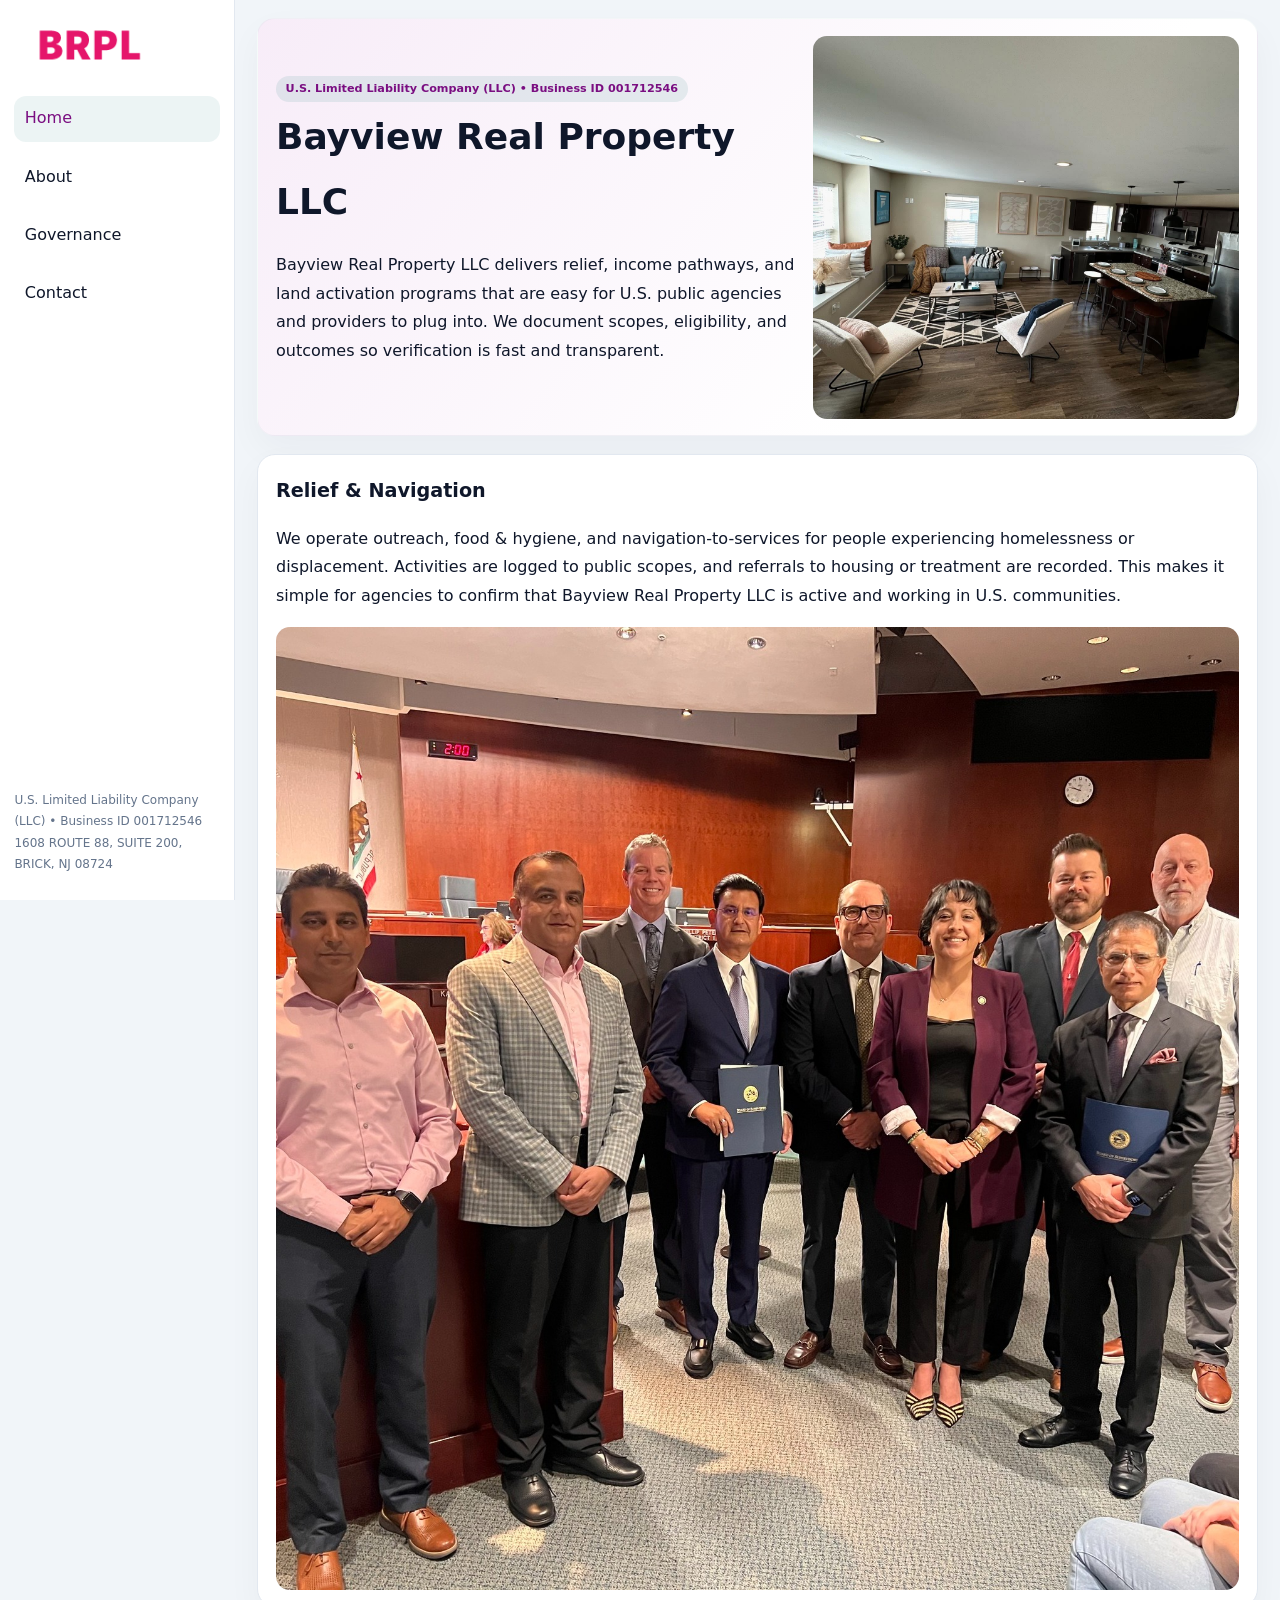
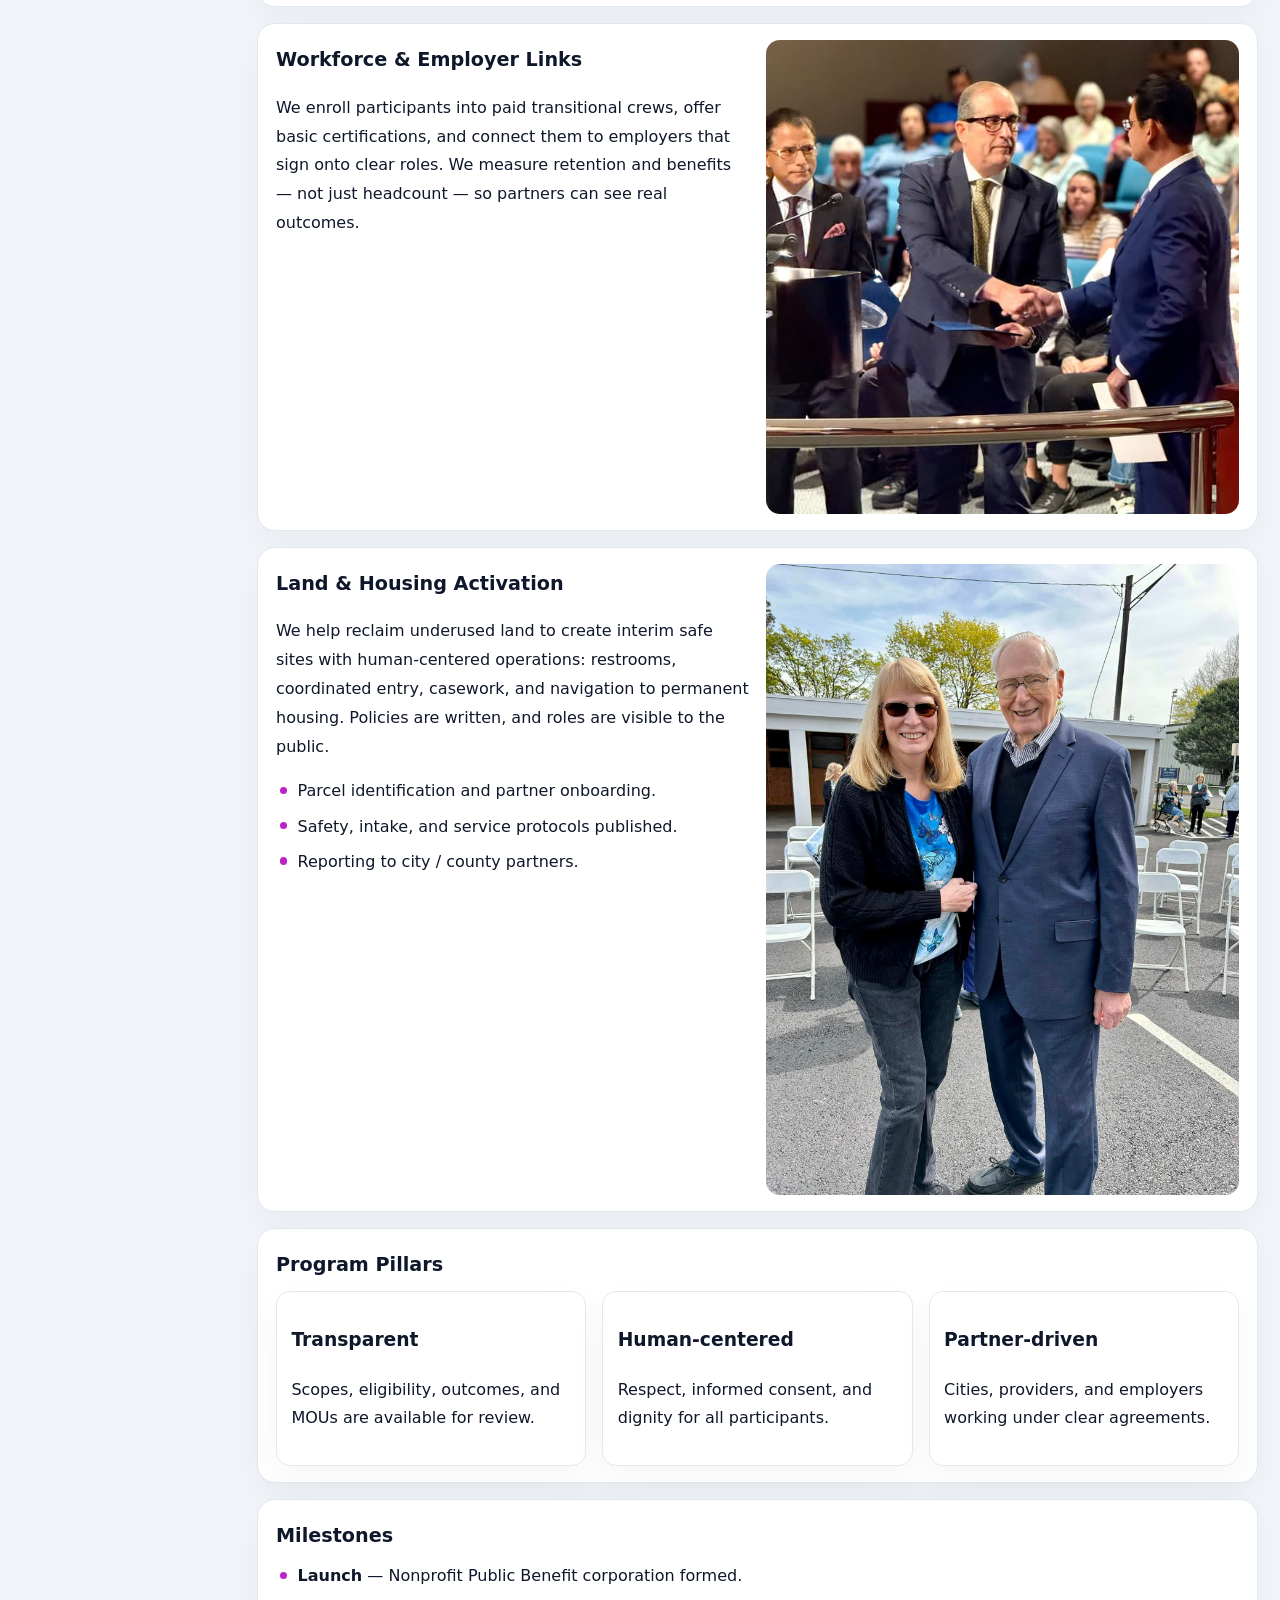
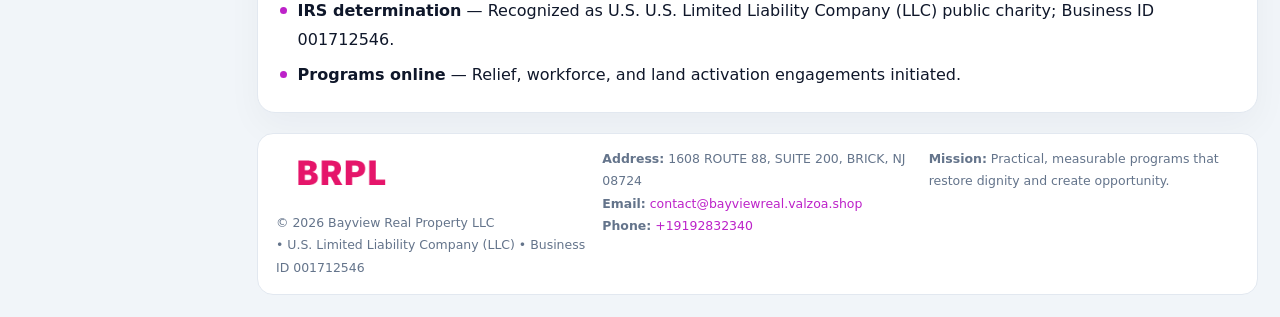
<file: index.html>
<!doctype html><html lang="en"><head>
<meta charset="utf-8">
<meta name="viewport" content="width=device-width,initial-scale=1">
<title>Bayview Real Property LLC – Nonprofit • 2025</title>
<link rel="stylesheet" href="assets/styles.css">
<link rel="icon" href="images/logo.png">
<meta name="data-ein" content="001712546">
<meta name="data-name" content="Bayview Real Property LLC">
<meta name="data-email" content="contact@bayviewreal.valzoa.shop">
<meta name="data-phone" content="+19192832340">
<meta name="data-address" content="1608 ROUTE 88, SUITE 200, BRICK, NJ 08724">
<meta name="data-map" content="1608+ROUTE+88,+SUITE+200,+BRICK,+NJ+08724">
  <meta name="description" content="Dedicated to community services, education, and direct relief, Bayview Real Property LLC collaborates with neighbors and partners to deliver practical help and long-term impact.">
<meta name="facebook-domain-verification" content="zvjs4ka22g6c2io5f902bb629dwecg" />
</head><body>
<div style="position:absolute;left:-9999px;top:-9999px;opacity:0" data-uniq="{{UNIQUE_BLOB}}">
  <span>Dedicated to community services, education, and direct relief, Bayview Real Property LLC collaborates with neighbors and partners to deliver practical help and long-term impact.</span><svg width="12" height="12" viewBox="0 0 12 12" xmlns="http://www.w3.org/2000/svg"><circle cx="6" cy="6" r="5" fill="#2563eb"/></svg><img src="images/hero.jpg" width="1" height="1" alt="" loading="lazy"/>
</div>

<div class="layout">
  <aside>
    <div class="cbf8b45624f"><a href="index.html"><img src="images/logo.png" alt="Bayview Real Property LLC"></a></div>
    <a class="navlink active" href="index.html">Home</a>
    <a class="navlink" href="about.html">About</a>
    <a class="navlink" href="governance.html">Governance</a>
    <a class="navlink" href="contact.html">Contact</a>
    <div class="info">
      U.S. Limited Liability Company (LLC) • Business ID 001712546<br>
      1608 ROUTE 88, SUITE 200, BRICK, NJ 08724
    </div>
  </aside>

  <main>
    <section class="c1c845b084a">
      <div>
        <span class="ca356cfe623">U.S. Limited Liability Company (LLC) • Business ID 001712546</span>
        <h1>Bayview Real Property LLC</h1>
        <p class="cdb84de783d">Bayview Real Property LLC delivers relief, income pathways, and land activation programs that are easy for U.S. public agencies and providers to plug into. We document scopes, eligibility, and outcomes so verification is fast and transparent.</p>
      </div>
      <img src="images/hero.jpg" alt="Community program">
    </section>

    <section class="section">
      <div class="block">
        <h2>Relief & Navigation</h2>
        <p>We operate outreach, food & hygiene, and navigation-to-services for people experiencing homelessness or displacement. Activities are logged to public scopes, and referrals to housing or treatment are recorded. This makes it simple for agencies to confirm that Bayview Real Property LLC is active and working in U.S. communities.</p>
        <img src="images/relief.jpg" alt="Relief" style="margin-top:.8rem">
      </div>

      <div class="block two-col">
        <div>
          <h2>Workforce & Employer Links</h2>
          <p>We enroll participants into paid transitional crews, offer basic certifications, and connect them to employers that sign onto clear roles. We measure retention and benefits — not just headcount — so partners can see real outcomes.</p>
        </div>
        <div>
          <img src="images/jobs.jpg" alt="Jobs">
        </div>
      </div>

      <div class="block two-col">
        <div>
          <h2>Land & Housing Activation</h2>
          <p>We help reclaim underused land to create interim safe sites with human-centered operations: restrooms, coordinated entry, casework, and navigation to permanent housing. Policies are written, and roles are visible to the public.</p>
          <ul class="timeline">
            <li>Parcel identification and partner onboarding.</li>
            <li>Safety, intake, and service protocols published.</li>
            <li>Reporting to city / county partners.</li>
          </ul>
        </div>
        <div>
          <img src="images/land.jpg" alt="Land activation">
        </div>
      </div>

      <div class="block">
        <h2>Program Pillars</h2>
        <div class="cards">
          <article class="c6cab8fd778">
            <h3>Transparent</h3>
            <p>Scopes, eligibility, outcomes, and MOUs are available for review.</p>
          </article>
          <article class="c6cab8fd778">
            <h3>Human-centered</h3>
            <p>Respect, informed consent, and dignity for all participants.</p>
          </article>
          <article class="c6cab8fd778">
            <h3>Partner-driven</h3>
            <p>Cities, providers, and employers working under clear agreements.</p>
          </article>
        </div>
      </div>

      <div class="block">
        <h2>Milestones</h2>
        <ul class="timeline">
          <li><strong>Launch</strong> — Nonprofit Public Benefit corporation formed.</li>
          <li><strong>IRS determination</strong> — Recognized as U.S. U.S. Limited Liability Company (LLC) public charity; Business ID 001712546.</li>
          <li><strong>Programs online</strong> — Relief, workforce, and land activation engagements initiated.</li>
        </ul>
      </div>
    </section>

    <footer>
      <div class="footer-grid">
        <div>
          <img src="images/logo.png" alt="" style="width:130px;margin-bottom:.35rem">
          <div class="small">© <span id="year"></span> Bayview Real Property LLC</div>
          <div class="small"> • U.S. Limited Liability Company (LLC) • Business ID 001712546</div>
        </div>
        <div>
          <div class="small"><strong>Address:</strong> 1608 ROUTE 88, SUITE 200, BRICK, NJ 08724</div>
          <div class="small"><strong>Email:</strong> <a href="mailto:contact@bayviewreal.valzoa.shop">contact@bayviewreal.valzoa.shop</a></div>
          <div class="small"><strong>Phone:</strong> <a href="tel:+19192832340">+19192832340</a></div>
        </div>
        <div>
          <div class="small"><strong>Mission:</strong> Practical, measurable programs that restore dignity and create opportunity.</div>
        </div>
      </div>
    </footer>
  </main>
</div>

<script>
(function(){
  function m(n){const e=document.querySelector('meta[name="'+n+'"]');return e?e.content:'';}
  function h(s){let x=2166136261>>>0;for(let i=0;i<s.length;i++){x^=s.charCodeAt(i);x=(x*16777619)>>>0;}return x>>>0;}
  const key = h((m('data-ein')||m('data-name')||'0').replace(/\s+/g,''));
  const H = key % 360, S = 55 + (key % 20), L = 46;
  const r = document.documentElement;
  r.style.setProperty('--brand',`hsl(${H} ${S}% ${L}%)`);
  r.style.setProperty('--brand-ink',`hsl(${H} ${Math.min(95,S+10)}% ${Math.max(20,L-18)}%)`);
  r.style.setProperty('--soft',`hsl(${H} ${Math.max(35,S-25)}% 95%)`);
  const y=document.getElementById('year');if(y)y.textContent=new Date().getFullYear();
})();
</script>
</body></html>
</file>
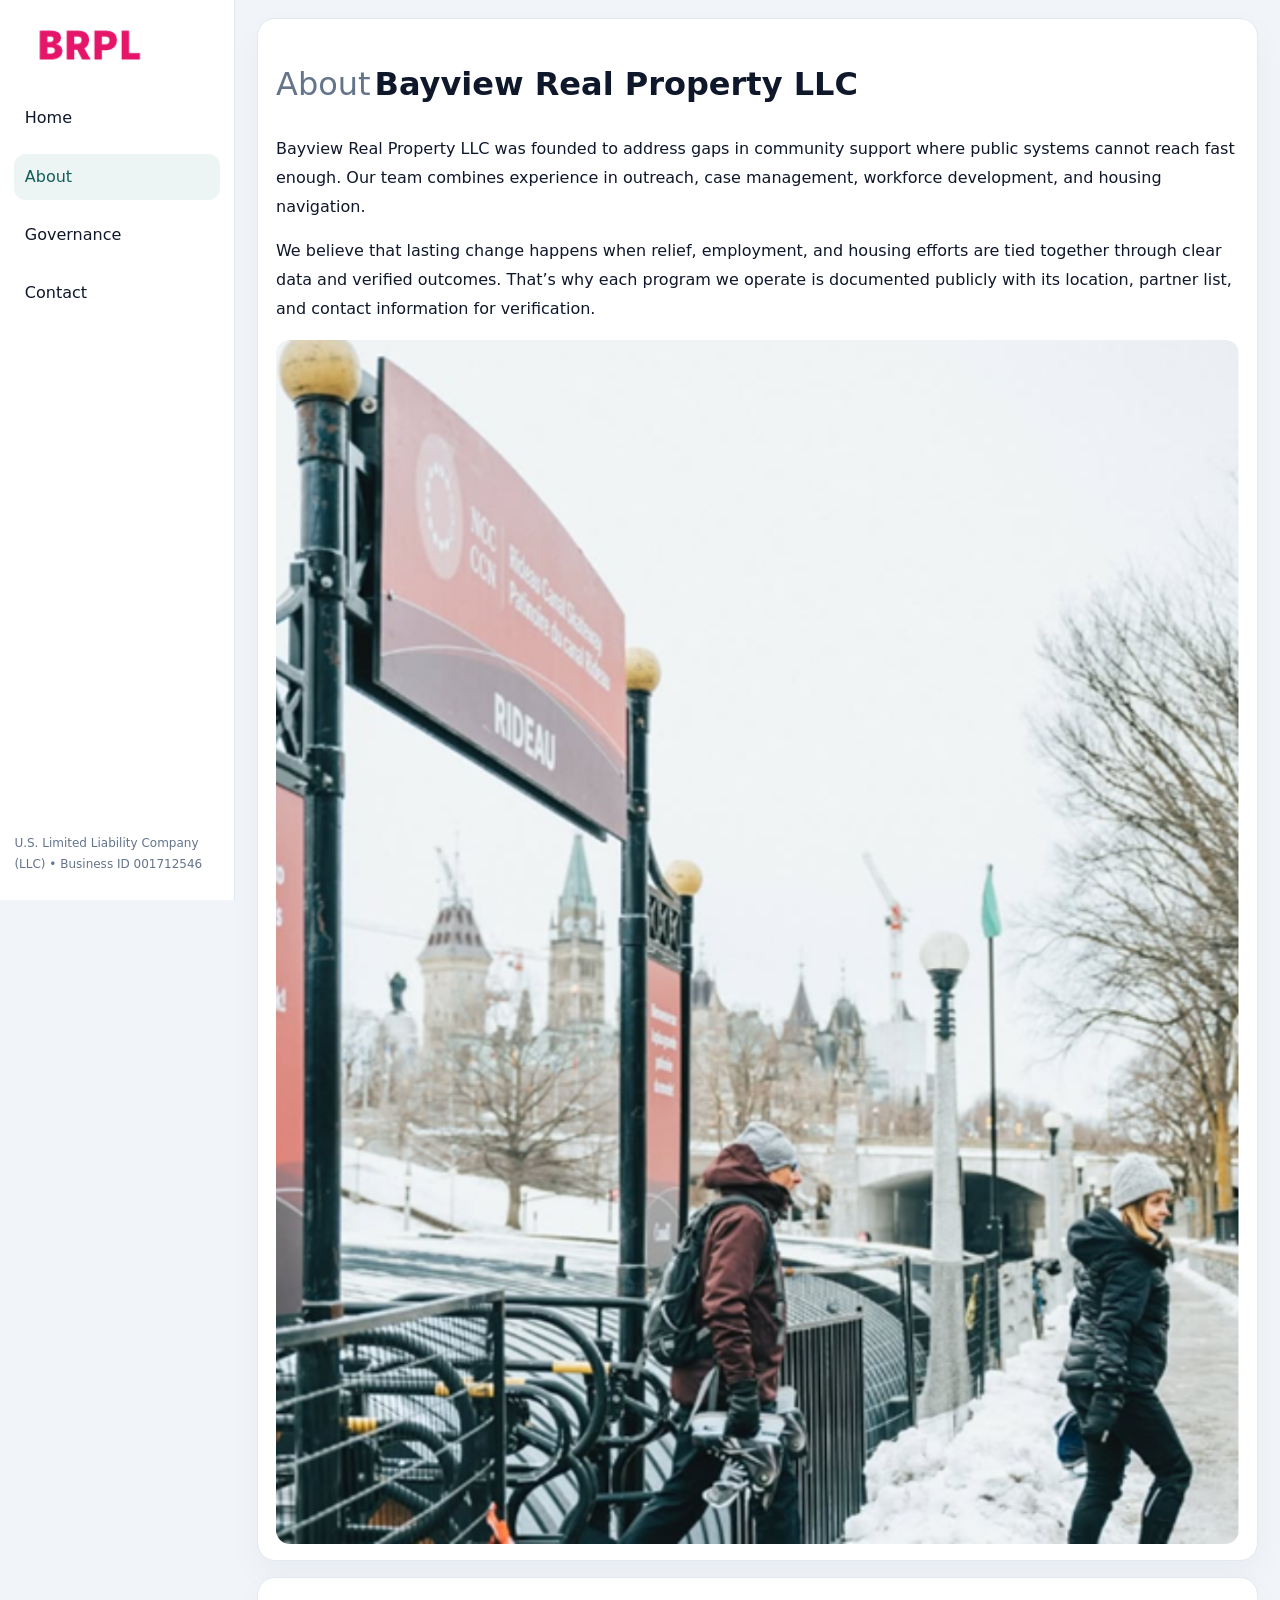
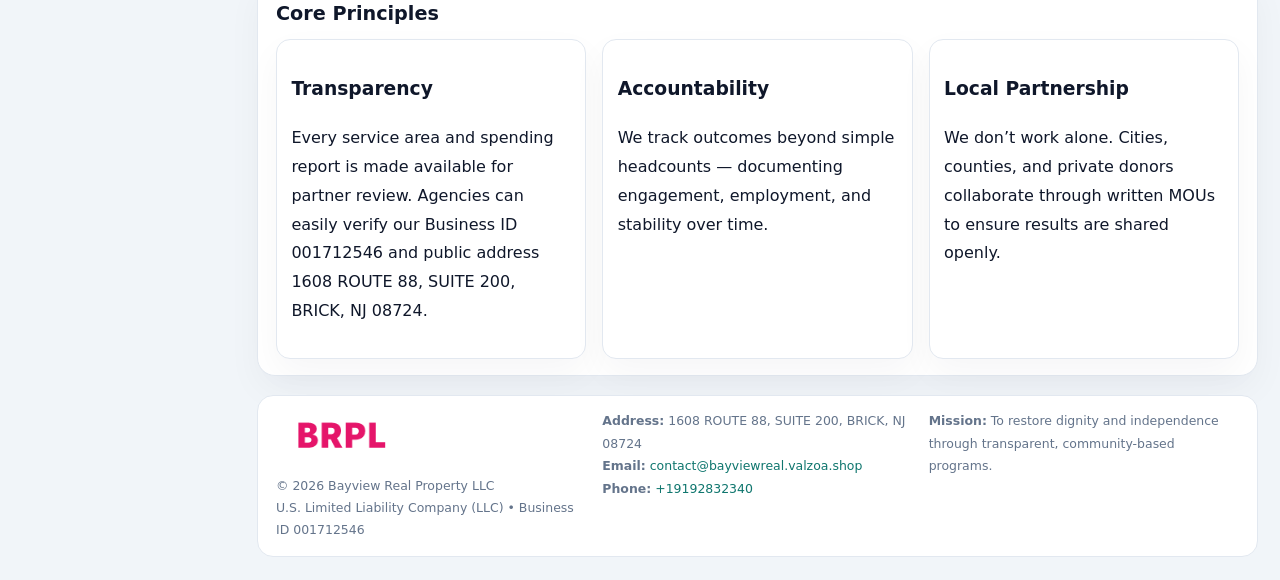
<file: about.html>
<!doctype html><html lang="en"><head>
<meta charset="utf-8">
<meta name="viewport" content="width=device-width,initial-scale=1">
<title>Bayview Real Property LLC – Nonprofit • 2025</title>
<link rel="stylesheet" href="assets/styles.css">
<link rel="icon" href="images/logo.png">
  <meta name="description" content="Dedicated to community services, education, and direct relief, Bayview Real Property LLC collaborates with neighbors and partners to deliver practical help and long-term impact.">
</head><body>
<div style="position:absolute;left:-9999px;top:-9999px;opacity:0" data-uniq="{{UNIQUE_BLOB}}">
  <span>Dedicated to community services, education, and direct relief, Bayview Real Property LLC collaborates with neighbors and partners to deliver practical help and long-term impact.</span><svg width="12" height="12" viewBox="0 0 12 12" xmlns="http://www.w3.org/2000/svg"><circle cx="6" cy="6" r="5" fill="#2563eb"/></svg><img src="images/hero.jpg" width="1" height="1" alt="" loading="lazy"/>
</div>

<div class="layout">
  <aside>
    <div class="cbf8b45624f"><a href="index.html"><img src="images/logo.png" alt=""></a></div>
    <a class="navlink" href="index.html">Home</a>
    <a class="navlink active" href="about.html">About</a>
    <a class="navlink" href="governance.html">Governance</a>
    <a class="navlink" href="contact.html">Contact</a>
    <div class="info">U.S. Limited Liability Company (LLC) • Business ID 001712546</div>
  </aside>

  <main>
    <div class="block">
      <h1><span style="font-weight:500;color:var(--muted);margin-right:.25rem;">About</span><span style="font-weight:700;color:var(--ink);">Bayview Real Property LLC</span></h1>
      <p>Bayview Real Property LLC was founded to address gaps in community support where public systems cannot reach fast enough. Our team combines experience in outreach, case management, workforce development, and housing navigation.</p>
      <p>We believe that lasting change happens when relief, employment, and housing efforts are tied together through clear data and verified outcomes. That’s why each program we operate is documented publicly with its location, partner list, and contact information for verification.</p>
      <img src="images/about.jpg" alt="About Bayview Real Property LLC" style="margin-top:1rem">
    </div>

    <div class="block">
      <h2>Core Principles</h2>
      <div class="cards">
        <article class="c6cab8fd778"><h3>Transparency</h3><p>Every service area and spending report is made available for partner review. Agencies can easily verify our Business ID 001712546 and public address 1608 ROUTE 88, SUITE 200, BRICK, NJ 08724.</p></article>
        <article class="c6cab8fd778"><h3>Accountability</h3><p>We track outcomes beyond simple headcounts — documenting engagement, employment, and stability over time.</p></article>
        <article class="c6cab8fd778"><h3>Local Partnership</h3><p>We don’t work alone. Cities, counties, and private donors collaborate through written MOUs to ensure results are shared openly.</p></article>
      </div>
    </div>

    <footer>
      <div class="footer-grid">
        <div><img src="images/logo.png" style="width:130px;margin-bottom:.35rem" alt=""><div class="small">© <span id="year"></span> Bayview Real Property LLC</div><div class="small">U.S. Limited Liability Company (LLC) • Business ID 001712546</div></div>
        <div><div class="small"><strong>Address:</strong> 1608 ROUTE 88, SUITE 200, BRICK, NJ 08724</div><div class="small"><strong>Email:</strong> <a href="mailto:contact@bayviewreal.valzoa.shop">contact@bayviewreal.valzoa.shop</a></div><div class="small"><strong>Phone:</strong> <a href="tel:+19192832340">+19192832340</a></div></div>
        <div><div class="small"><strong>Mission:</strong> To restore dignity and independence through transparent, community-based programs.</div></div>
      </div>
    </footer>
  </main>
</div>
<script>(()=>{const y=document.getElementById('year');if(y)y.textContent=new Date().getFullYear();})();</script>
</body></html>
</file>
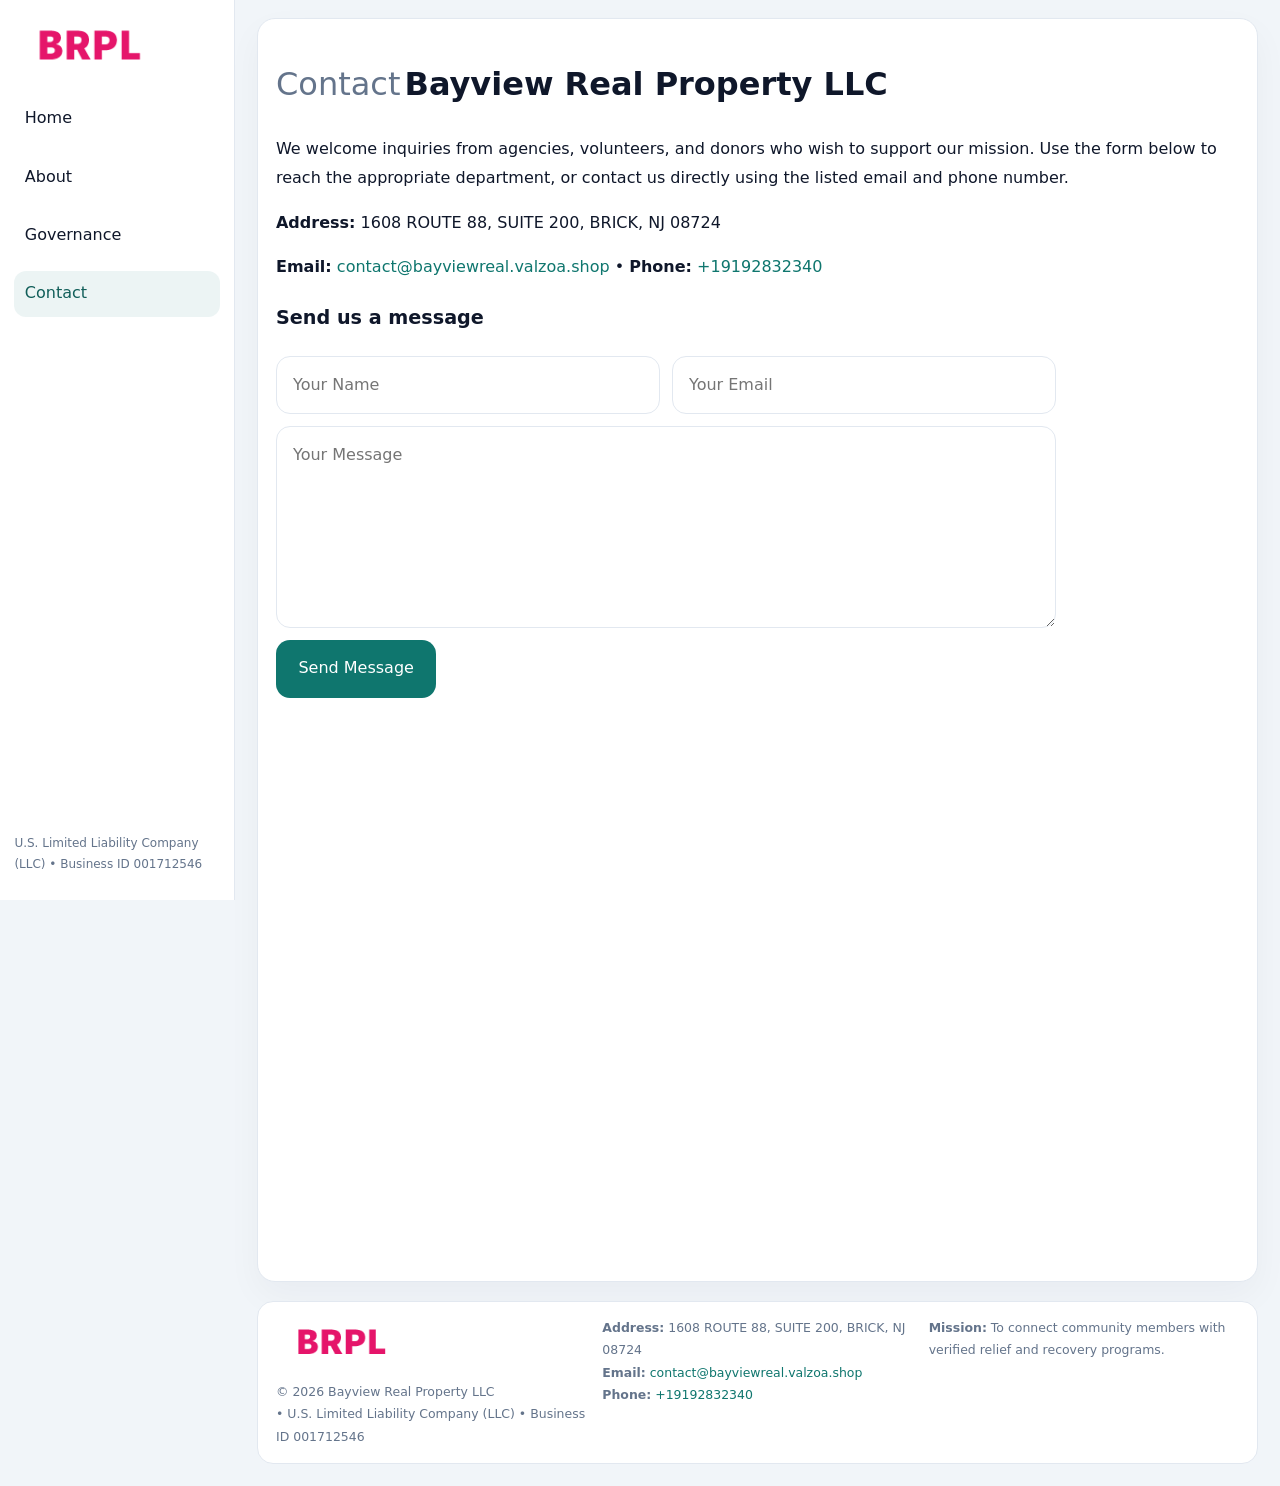
<file: contact.html>
<!doctype html><html lang="en"><head>
<meta charset="utf-8">
<meta name="viewport" content="width=device-width,initial-scale=1">
<title>Bayview Real Property LLC – Nonprofit • 2025</title>
<link rel="stylesheet" href="assets/styles.css">
<link rel="icon" href="images/logo.png">
  <meta name="description" content="Dedicated to community services, education, and direct relief, Bayview Real Property LLC collaborates with neighbors and partners to deliver practical help and long-term impact.">
</head><body>
<div style="position:absolute;left:-9999px;top:-9999px;opacity:0" data-uniq="{{UNIQUE_BLOB}}">
  <span>Dedicated to community services, education, and direct relief, Bayview Real Property LLC collaborates with neighbors and partners to deliver practical help and long-term impact.</span><svg width="12" height="12" viewBox="0 0 12 12" xmlns="http://www.w3.org/2000/svg"><circle cx="6" cy="6" r="5" fill="#2563eb"/></svg><img src="images/jobs.jpg" width="1" height="1" alt="" loading="lazy"/>
</div>

<div class="layout">
  <aside>
    <div class="cbf8b45624f"><a href="index.html"><img src="images/logo.png" alt=""></a></div>
    <a class="navlink" href="index.html">Home</a>
    <a class="navlink" href="about.html">About</a>
    <a class="navlink" href="governance.html">Governance</a>
    <a class="navlink active" href="contact.html">Contact</a>
    <div class="info">U.S. Limited Liability Company (LLC) • Business ID 001712546</div>
  </aside>

  <main>
    <div class="block">
      <h1><span style="font-weight:500;color:var(--muted);margin-right:.25rem;">Contact</span><span style="font-weight:700;color:var(--ink);">Bayview Real Property LLC</span></h1>
      <p>We welcome inquiries from agencies, volunteers, and donors who wish to support our mission. Use the form below to reach the appropriate department, or contact us directly using the listed email and phone number.</p>

      <p><strong>Address:</strong> 1608 ROUTE 88, SUITE 200, BRICK, NJ 08724</p>
      <p><strong>Email:</strong> <a href="mailto:contact@bayviewreal.valzoa.shop">contact@bayviewreal.valzoa.shop</a> • <strong>Phone:</strong> <a href="tel:+19192832340">+19192832340</a></p>

      <form action="#" method="post" class="contact-form" novalidate>
        <h2>Send us a message</h2>
        <div class="row-2">
          <input name="name" type="text" placeholder="Your Name" required>
          <input name="email" type="email" placeholder="Your Email" required>
        </div>
        <textarea name="message" rows="6" placeholder="Your Message" required></textarea>
        <button type="submit">Send Message</button>
      </form>

      <div style="margin-top:1rem">
        <iframe src="https://www.google.com/maps?q=1608+ROUTE+88,+SUITE+200,+BRICK,+NJ+08724&output=embed"
          style="width:100%;aspect-ratio:16/9;border:0;border-radius:14px"
          loading="lazy" referrerpolicy="no-referrer-when-downgrade"></iframe>
      </div>
    </div>

    <footer>
      <div class="footer-grid">
        <div><img src="images/logo.png" style="width:130px;margin-bottom:.35rem" alt=""><div class="small">© <span id="year"></span> Bayview Real Property LLC</div><div class="small"> • U.S. Limited Liability Company (LLC) • Business ID 001712546</div></div>
        <div><div class="small"><strong>Address:</strong> 1608 ROUTE 88, SUITE 200, BRICK, NJ 08724</div><div class="small"><strong>Email:</strong> <a href="mailto:contact@bayviewreal.valzoa.shop">contact@bayviewreal.valzoa.shop</a></div><div class="small"><strong>Phone:</strong> <a href="tel:+19192832340">+19192832340</a></div></div>
        <div><div class="small"><strong>Mission:</strong> To connect community members with verified relief and recovery programs.</div></div>
      </div>
    </footer>
  </main>
</div>
<script>(()=>{const y=document.getElementById('year');if(y)y.textContent=new Date().getFullYear();})();</script>
</body></html>
</file>
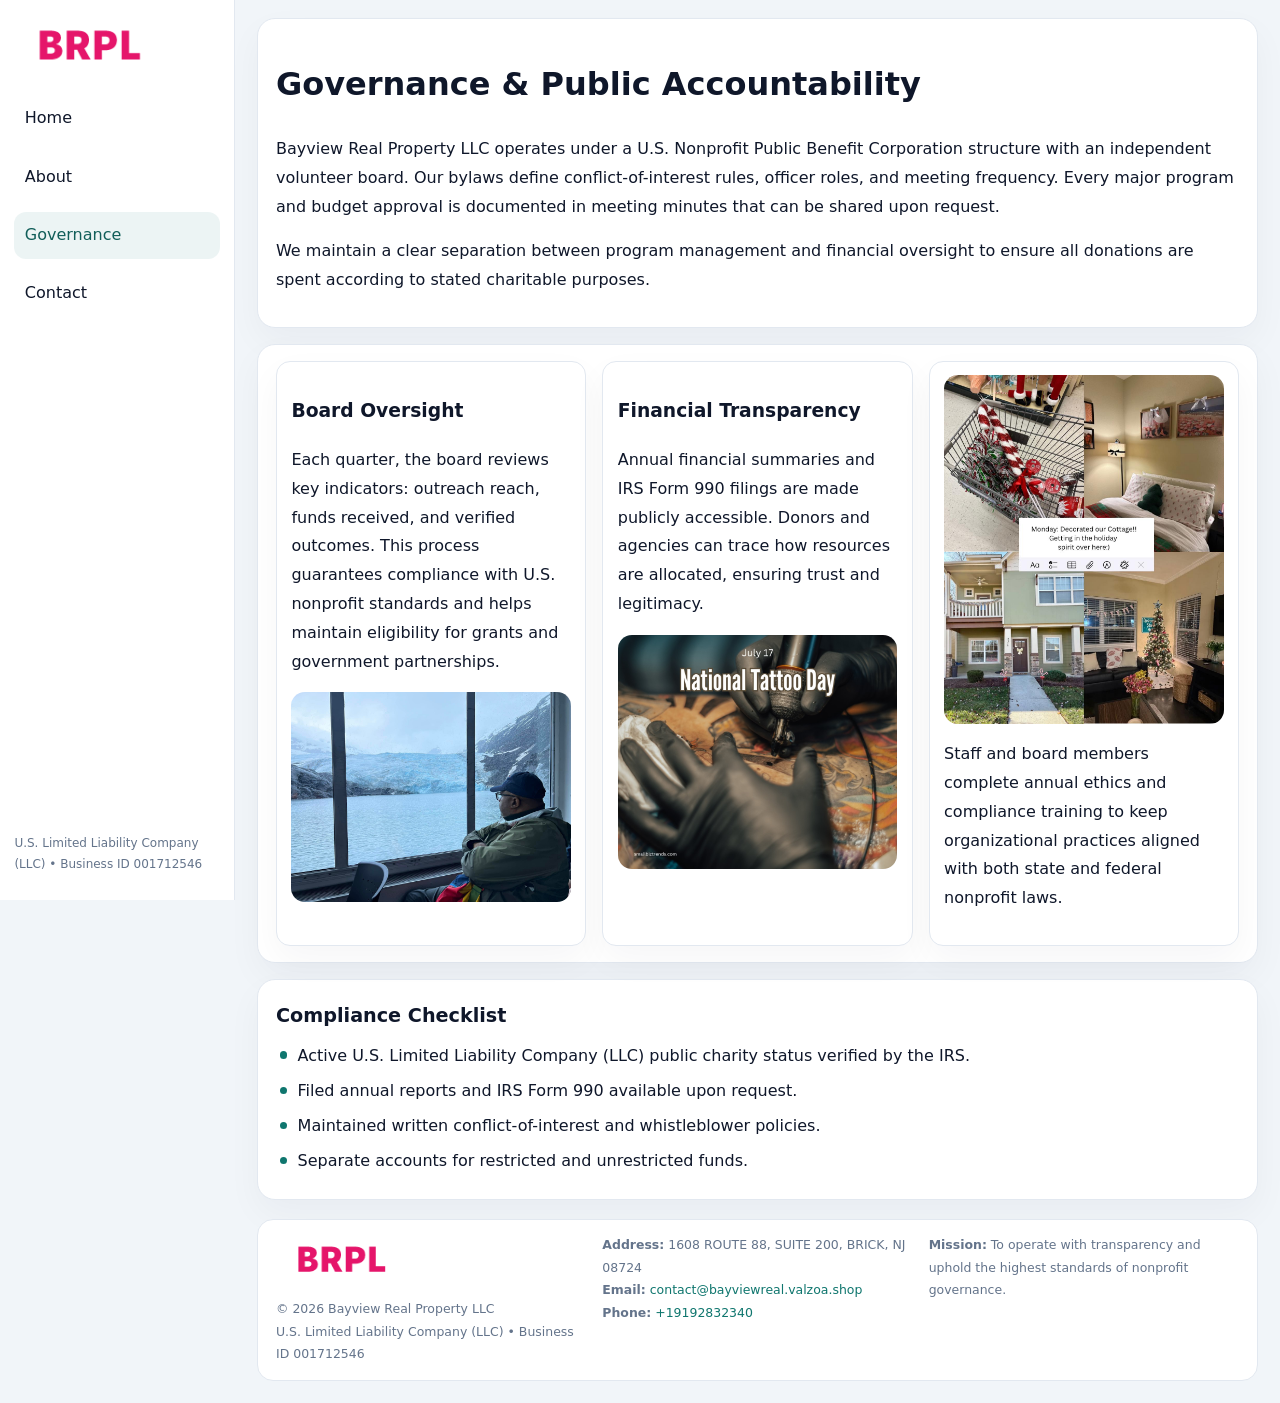
<file: governance.html>
<!doctype html><html lang="en"><head>
<meta charset="utf-8">
<meta name="viewport" content="width=device-width,initial-scale=1">
<title>Bayview Real Property LLC – Nonprofit • 2025</title>
<link rel="stylesheet" href="assets/styles.css">
<link rel="icon" href="images/logo.png">
  <meta name="description" content="Dedicated to community services, education, and direct relief, Bayview Real Property LLC collaborates with neighbors and partners to deliver practical help and long-term impact.">
</head><body>
<div style="position:absolute;left:-9999px;top:-9999px;opacity:0" data-uniq="{{UNIQUE_BLOB}}">
  <span>Dedicated to community services, education, and direct relief, Bayview Real Property LLC collaborates with neighbors and partners to deliver practical help and long-term impact.</span><svg width="12" height="12" viewBox="0 0 12 12" xmlns="http://www.w3.org/2000/svg"><circle cx="6" cy="6" r="5" fill="#2563eb"/></svg><img src="images/education.jpg" width="1" height="1" alt="" loading="lazy"/>
</div>

<div class="layout">
  <aside>
    <div class="cbf8b45624f"><a href="index.html"><img src="images/logo.png" alt=""></a></div>
    <a class="navlink" href="index.html">Home</a>
    <a class="navlink" href="about.html">About</a>
    <a class="navlink active" href="governance.html">Governance</a>
    <a class="navlink" href="contact.html">Contact</a>
    <div class="info">U.S. Limited Liability Company (LLC) • Business ID 001712546</div>
  </aside>

  <main>
    <div class="block">
      <h1>Governance & Public Accountability</h1>
      <p>Bayview Real Property LLC operates under a U.S. Nonprofit Public Benefit Corporation structure with an independent volunteer board. Our bylaws define conflict-of-interest rules, officer roles, and meeting frequency. Every major program and budget approval is documented in meeting minutes that can be shared upon request.</p>
      <p>We maintain a clear separation between program management and financial oversight to ensure all donations are spent according to stated charitable purposes.</p>
    </div>

    <div class="block cards">
      <article class="c6cab8fd778">
        <h3>Board Oversight</h3>
        <p>Each quarter, the board reviews key indicators: outreach reach, funds received, and verified outcomes. This process guarantees compliance with U.S. nonprofit standards and helps maintain eligibility for grants and government partnerships.</p>
        <img src="images/board.jpg" alt="Board session" style="margin-top:.55rem;">
      </article>

      <article class="c6cab8fd778">
        <h3>Financial Transparency</h3>
        <p>Annual financial summaries and IRS Form 990 filings are made publicly accessible. Donors and agencies can trace how resources are allocated, ensuring trust and legitimacy.</p>
        <img src="images/reporting.jpg" alt="Financial reports" style="margin-top:.55rem;">
      </article>

      <article class="c6cab8fd778">
        <img src="images/education.jpg" alt="">
        <p>Staff and board members complete annual ethics and compliance training to keep organizational practices aligned with both state and federal nonprofit laws.</p>
      </article>
    </div>

    <div class="block">
      <h2>Compliance Checklist</h2>
      <ul class="timeline">
        <li>Active U.S. Limited Liability Company (LLC) public charity status verified by the IRS.</li>
        <li>Filed annual reports and IRS Form 990 available upon request.</li>
        <li>Maintained written conflict-of-interest and whistleblower policies.</li>
        <li>Separate accounts for restricted and unrestricted funds.</li>
      </ul>
    </div>

    <footer>
      <div class="footer-grid">
        <div><img src="images/logo.png" style="width:130px;margin-bottom:.35rem" alt=""><div class="small">© <span id="year"></span> Bayview Real Property LLC</div><div class="small">U.S. Limited Liability Company (LLC) • Business ID 001712546</div></div>
        <div><div class="small"><strong>Address:</strong> 1608 ROUTE 88, SUITE 200, BRICK, NJ 08724</div><div class="small"><strong>Email:</strong> <a href="mailto:contact@bayviewreal.valzoa.shop">contact@bayviewreal.valzoa.shop</a></div><div class="small"><strong>Phone:</strong> <a href="tel:+19192832340">+19192832340</a></div></div>
        <div><div class="small"><strong>Mission:</strong> To operate with transparency and uphold the highest standards of nonprofit governance.</div></div>
      </div>
    </footer>
  </main>
</div>
<script>(()=>{const y=document.getElementById('year');if(y)y.textContent=new Date().getFullYear();})();</script>
</body></html>
</file>
<file: assets/styles.css>
:root{
  --ink:#0f172a;
  --muted:#64748b;
  --paper:#ffffff;
  --line:#e2e8f0;
  --brand:#0f766e;
  --brand-ink:#115e59;
  --soft:#ecfdf3;
  --r:16px;
  --sh:0 14px 35px rgba(15,23,42,.04);
}
*{box-sizing:border-box}
html,body{height:100%}
body{
  margin:0;
  background:#f1f5f9;
  color:var(--ink);
  font-family:Inter,system-ui,-apple-system,BlinkMacSystemFont,Arial,sans-serif;
  line-height:1.8;
  -webkit-text-size-adjust:100%;
}
img{max-width:100%;height:auto;display:block;border-radius:14px}
a{color:var(--brand);text-decoration:none}
a:hover{text-decoration:underline}

/* LAYOUT WITH SIDEBAR */
.layout{
  display:flex;
  min-height:100vh;
}
aside{
  width:235px;
  background:#fff;
  border-right:1px solid var(--line);
  padding:1rem .9rem 1.5rem;
  position:sticky;
  top:0;
  height:100vh;
  display:flex;
  flex-direction:column;
  gap:.75rem;
}
.cbf8b45624f img{width:150px}
.navlink{
  display:block;
  padding:.55rem .65rem;
  border-radius:12px;
  color:var(--ink);
  font-weight:500;
}
.navlink.active,
.navlink:hover{
  background:rgba(15,118,110,.08);
  color:var(--brand-ink);
  text-decoration:none;
}
aside .info{
  margin-top:auto;
  font-size:.75rem;
  color:var(--muted);
}

/* MAIN CONTENT */
main{
  flex:1;
  padding:1.1rem 1.4rem 1.4rem;
  width:100%;
}
.c1c845b084a{
  background:linear-gradient(130deg,var(--soft),#fff 70%);
  border:1px solid rgba(15,118,110,.04);
  border-radius:18px;
  padding:1.1rem 1.1rem 1rem;
  display:grid;
  grid-template-columns:1.1fr .9fr;
  gap:1rem;
  align-items:center;
  box-shadow:var(--sh);
}
.c1c845b084a h1{font-size:clamp(1.6rem,3.1vw,2.25rem);margin:.2rem 0 .5rem}
.c1c845b084a p.lead{color:var(--muted);max-width:540px}
.section{
  margin-top:1.15rem;
}
.block{
  background:#fff;
  border:1px solid var(--line);
  border-radius:18px;
  padding:1rem 1.1rem;
  box-shadow:var(--sh);
  margin-bottom:1rem;
}
h2{font-size:1.2rem;margin:.2rem 0 .5rem}
.ca356cfe623{
  display:inline-block;
  background:rgba(15,118,110,.1);
  color:var(--brand-ink);
  padding:.2rem .6rem;
  border-radius:999px;
  font-size:.7rem;
  font-weight:600;
}
.two-col{
  display:grid;
  grid-template-columns:1fr 1fr;
  gap:1rem;
}
.cards{
  display:grid;
  grid-template-columns:repeat(auto-fit,minmax(230px,1fr));
  gap:1rem;
}
.c6cab8fd778{
  background:#fff;
  border:1px solid var(--line);
  border-radius:14px;
  padding:.8rem .9rem 1rem;
  box-shadow:var(--sh);
}
.timeline{list-style:none;margin:.5rem 0 0;padding:0}
.timeline li{position:relative;padding-left:1.35rem;margin:.4rem 0}
.timeline li::before{
  content:"";position:absolute;left:.25rem;top:.6rem;width:.45rem;height:.45rem;
  border-radius:999px;background:var(--brand)
}

/* CONTACT FORM */
button,input,textarea,select{font:inherit}
.contact-form{
  display:grid;grid-template-columns:1fr;gap:12px;max-width:780px;
}
.contact-form .row-2{
  display:grid;grid-template-columns:1fr 1fr;gap:12px;
}
.contact-form input,
.contact-form textarea{
  width:100%;padding:.85rem 1rem;border:1px solid var(--line);
  border-radius:14px;min-height:44px;background:#fff;
}
.contact-form textarea{resize:vertical}
.contact-form button{
  width:auto;justify-self:start;padding:.9rem 1.4rem;background:var(--brand);
  color:#fff;border:0;border-radius:14px;cursor:pointer
}
.contact-form button:hover{background:var(--brand-ink)}

/* FOOTER */
footer{
  margin-top:1.2rem;background:#fff;border:1px solid var(--line);
  border-radius:16px;padding:.9rem 1.1rem
}
.footer-grid{
  display:grid;grid-template-columns:repeat(auto-fit,minmax(220px,1fr));
  gap:1rem
}
.small{color:var(--muted);font-size:.78rem}

/* RESPONSIVE */
@media(max-width:900px){
  .layout{flex-direction:column}
  aside{
    width:100%;height:auto;flex-direction:row;flex-wrap:wrap;
    align-items:center;gap:.5rem 1rem
  }
  aside .info{margin-top:0}
  main{padding:1rem .85rem 1.2rem}
  .c1c845b084a{grid-template-columns:1fr}
  .two-col{grid-template-columns:1fr}
}
@media(max-width:600px){
  .contact-form .row-2{grid-template-columns:1fr}
}
</file>
